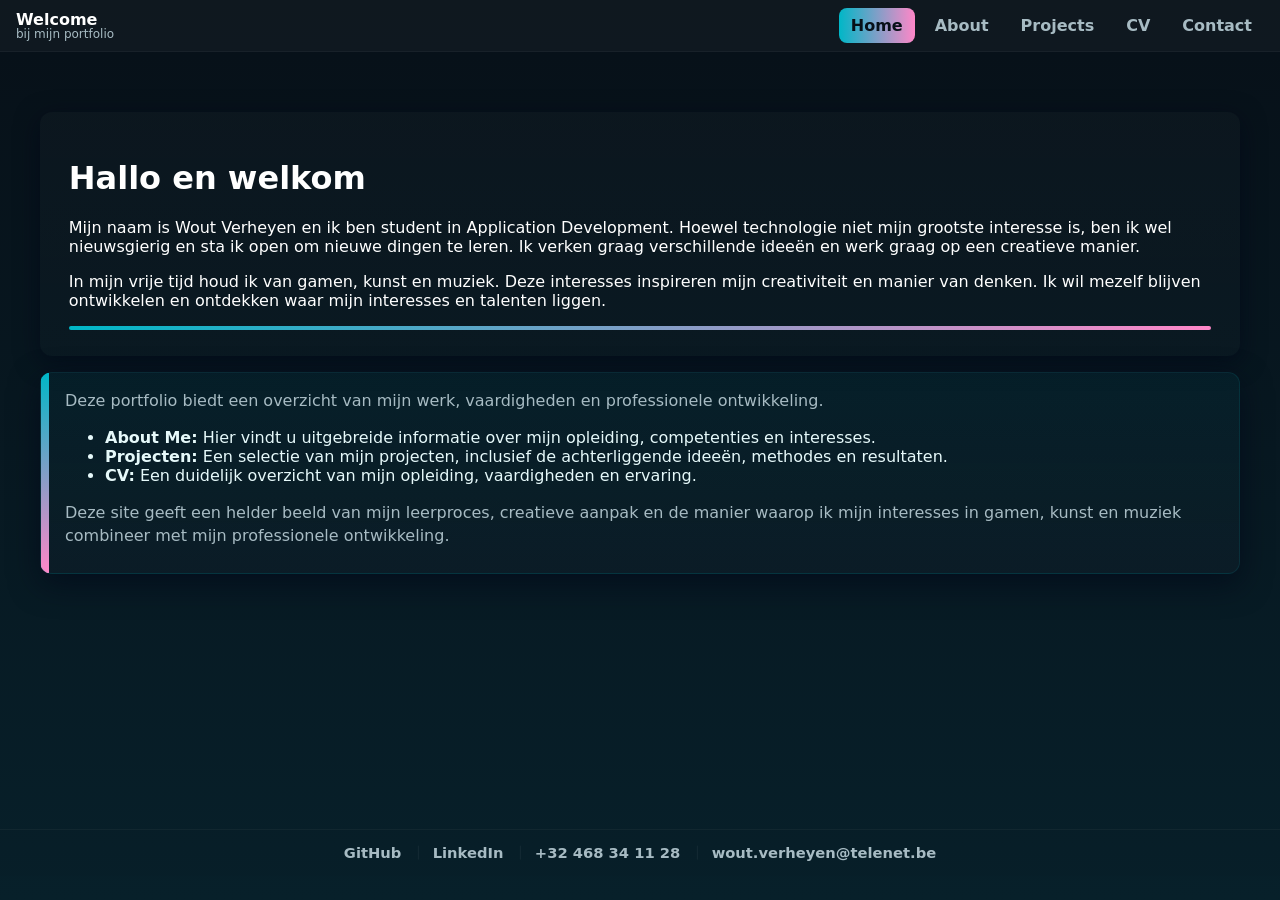
<file: index.html>
<!DOCTYPE html>
<html lang="nl">
<head>
    <meta charset="UTF-8">
    <meta name="viewport" content="width=device-width, initial-scale=1.0">
    <title>Home - Wout Verheyen</title>
    <link rel="stylesheet" href="css/style.css">
    <link rel="icon" type="image/x-icon" href="./img/favicon.ico">
</head>
<body>

<nav class="navbar">
    <div class="nav-left">
        <div class="brand-title">
            <span class="title">Welcome</span>
            <span class="subtitle">bij mijn portfolio</span>
        </div>
    </div>
    <button class="menu-toggle" aria-expanded="false" aria-controls="primary-navigation">☰</button>
    <div class="nav-links" id="primary-navigation">
        <a href="index.html" class="active">Home</a>
        <a href="about.html">About</a>
        <a href="projects.html">Projects</a>
        <a href="cv.html">CV</a>
        <a href="contact.html">Contact</a>
    </div>
</nav>

<main class="container">
    <div class="card">
        <h1>Hallo en welkom</h1>
        <p>
            Mijn naam is Wout Verheyen en ik ben student in Application Development. Hoewel technologie niet mijn grootste interesse is, ben ik wel nieuwsgierig en sta ik open om nieuwe dingen te leren. Ik verken graag verschillende ideeën en werk graag op een creatieve manier.
        </p>
        <p>
            In mijn vrije tijd houd ik van gamen, kunst en muziek. Deze interesses inspireren mijn creativiteit en manier van denken. Ik wil mezelf blijven ontwikkelen en ontdekken waar mijn interesses en talenten liggen.
        </p>

        <div class="accent"></div>
    </div>

    <!-- Intro details box -->
    <div class="intro-box intro-details">
        <p>Deze portfolio biedt een overzicht van mijn werk, vaardigheden en professionele ontwikkeling.</p>
        
        <ul class="intro-list">
            <li><strong>About Me:</strong> Hier vindt u uitgebreide informatie over mijn opleiding, competenties en interesses.</li>
            <li><strong>Projecten:</strong> Een selectie van mijn projecten, inclusief de achterliggende ideeën, methodes en resultaten.</li>
            <li><strong>CV:</strong> Een duidelijk overzicht van mijn opleiding, vaardigheden en ervaring.</li>
        </ul>

        <p>Deze site geeft een helder beeld van mijn leerproces, creatieve aanpak en de manier waarop ik mijn interesses in gamen, kunst en muziek combineer met mijn professionele ontwikkeling.</p>
    </div>
</main>

<!-- Site footer -->
<footer class="site-footer" role="contentinfo">
    <div class="container">
       
        <div class="contacts">
            <a href="https://github.com/woutverheyen" target="_blank" rel="noopener">GitHub</a>
            <a href="https://www.linkedin.com/in/wout-verheyen-525223332/?skipRedirect=true" target="_blank" rel="noopener">LinkedIn</a>
            <a href="tel:+32468341128">+32 468 34 11 28</a>
            <a href="mailto:wout.verheyen@telenet.be">wout.verheyen@telenet.be</a>
        </div>
        <div class="footer-right"></div>
    </div>
</footer>

<script src="js/main.js"></script>

</body>
</html>
</file>
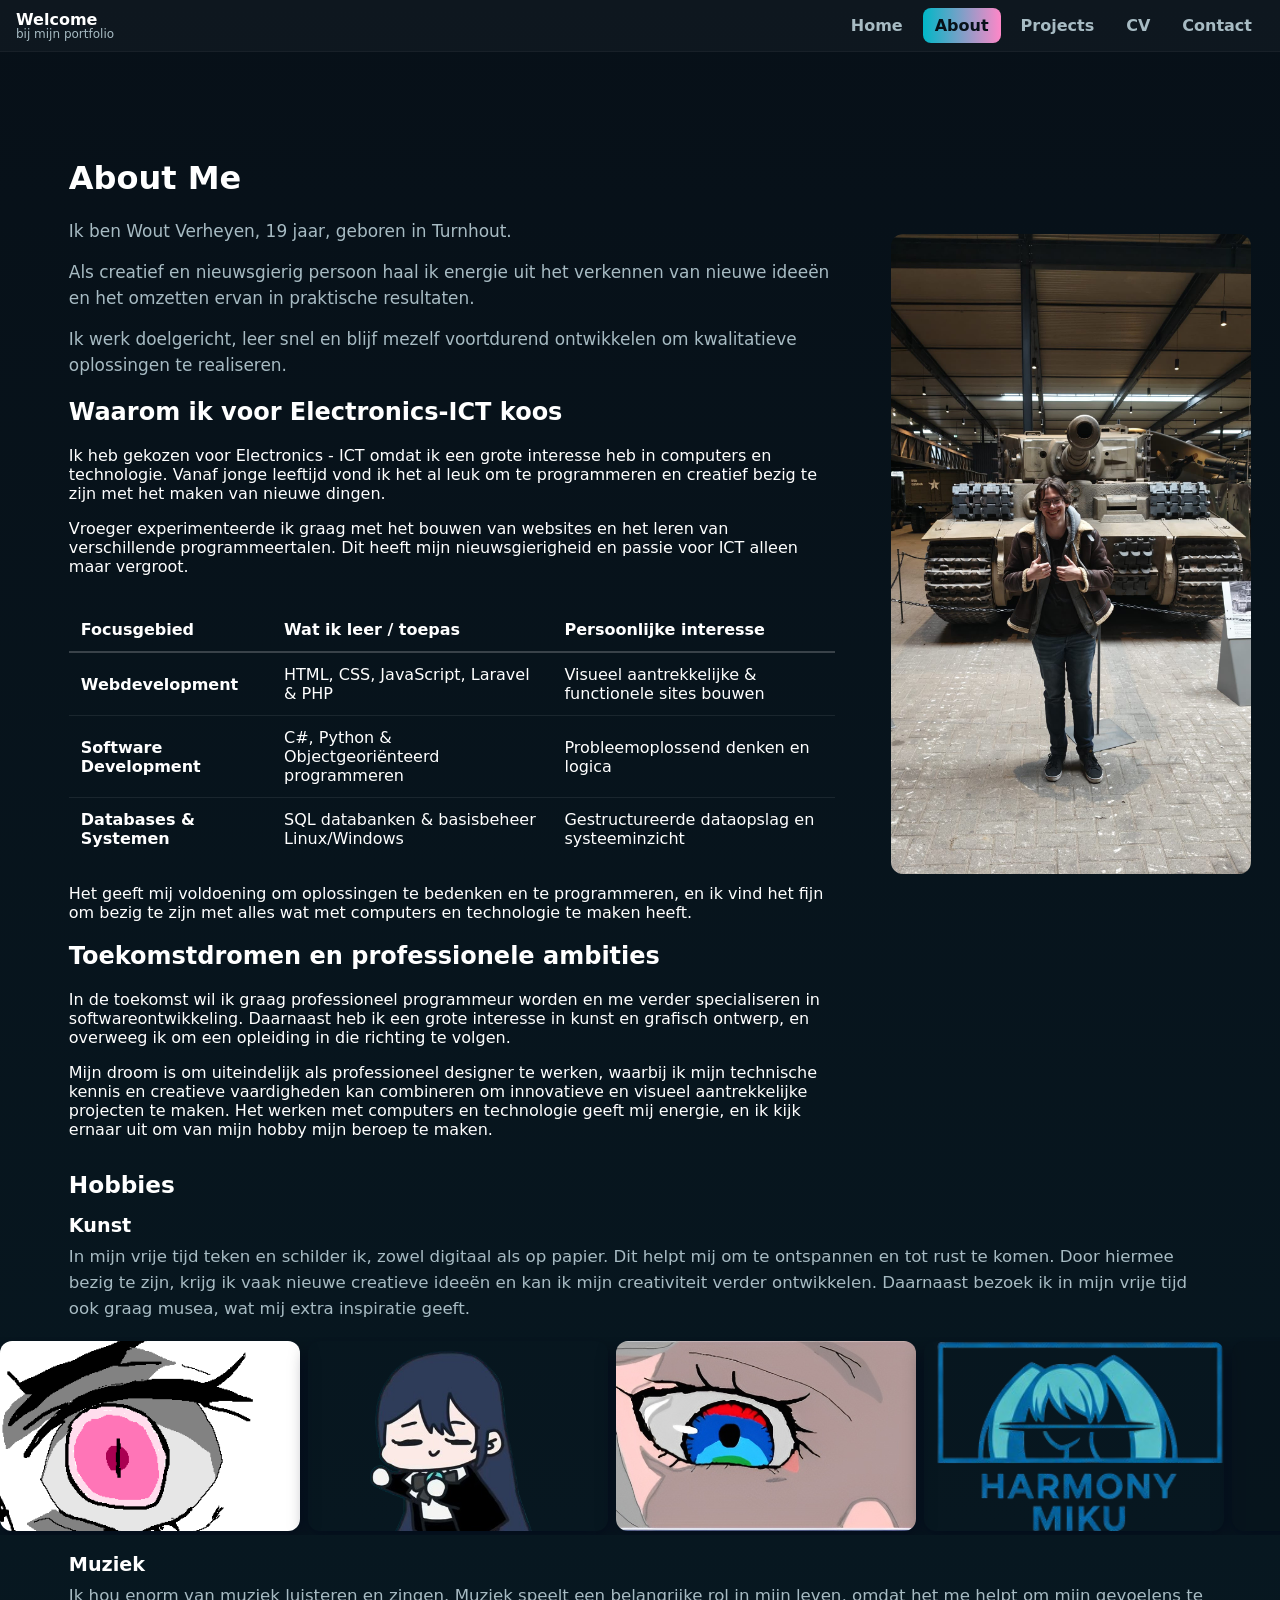
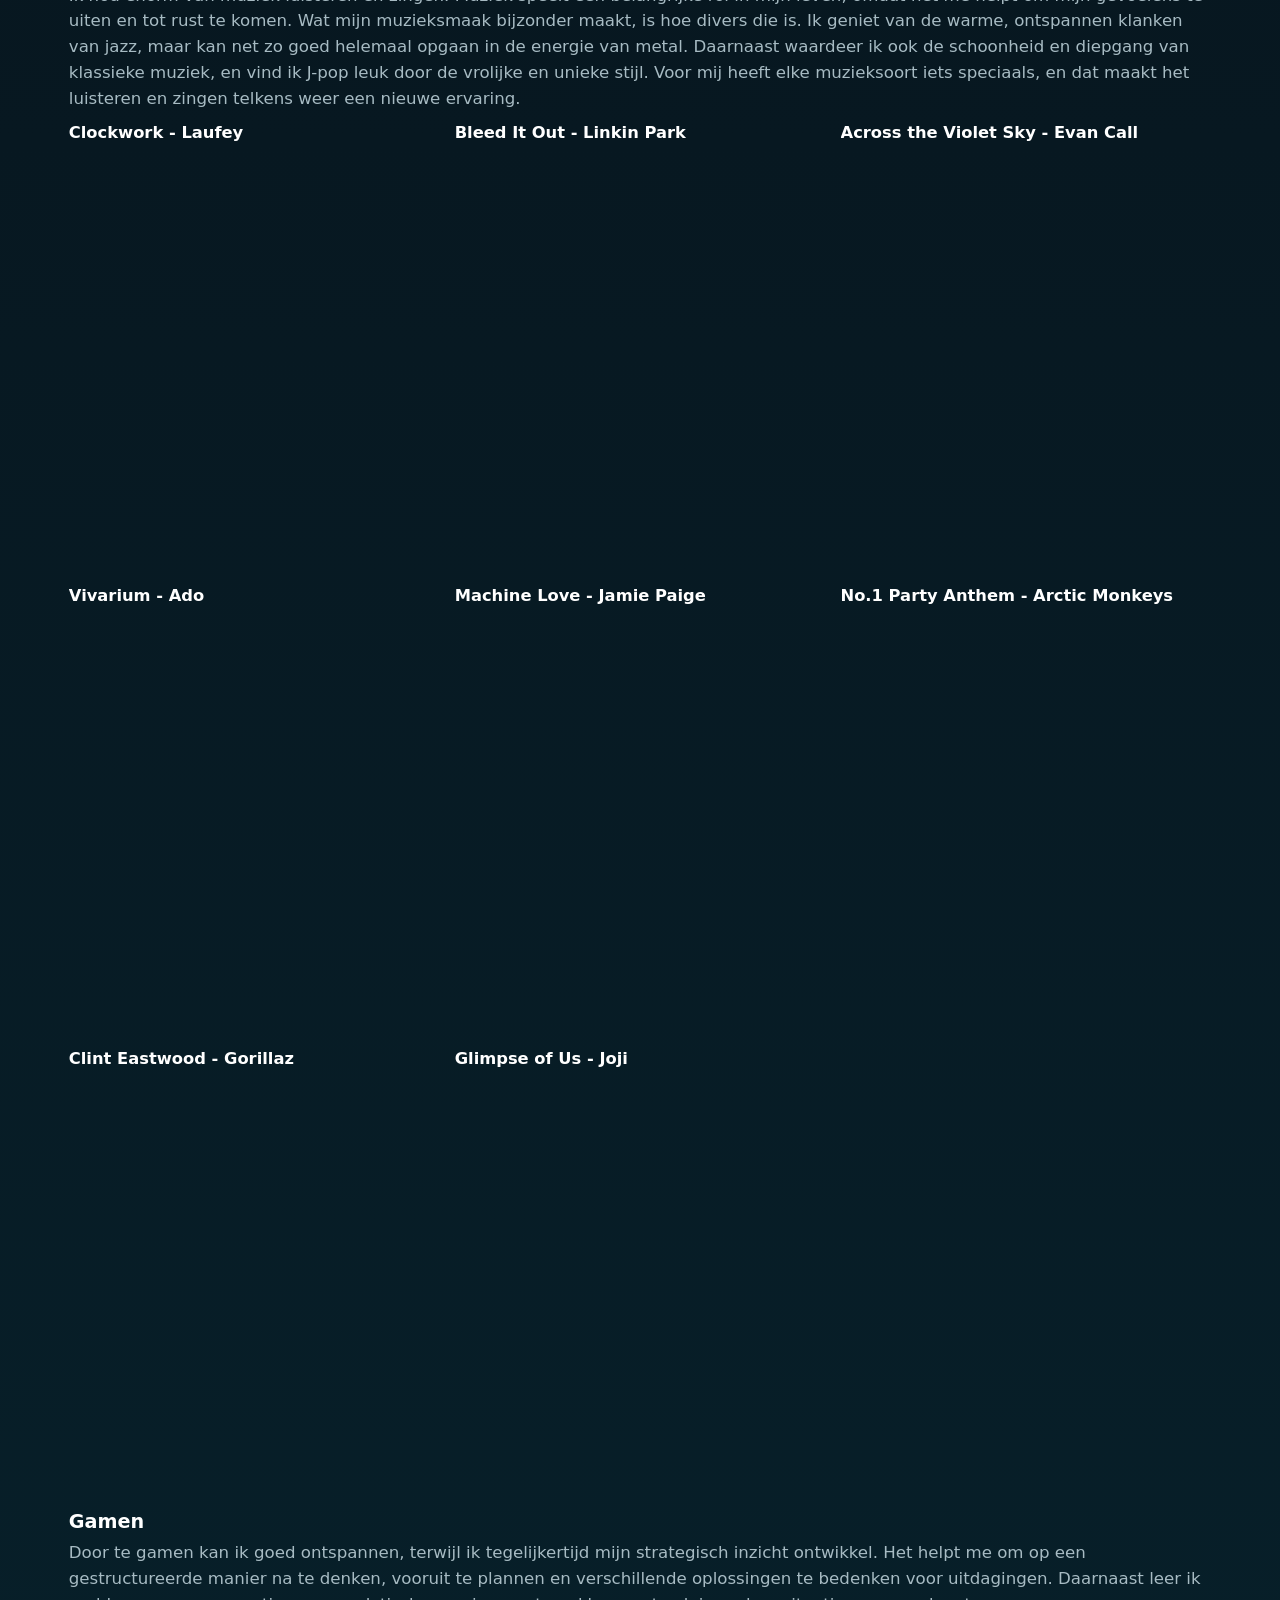
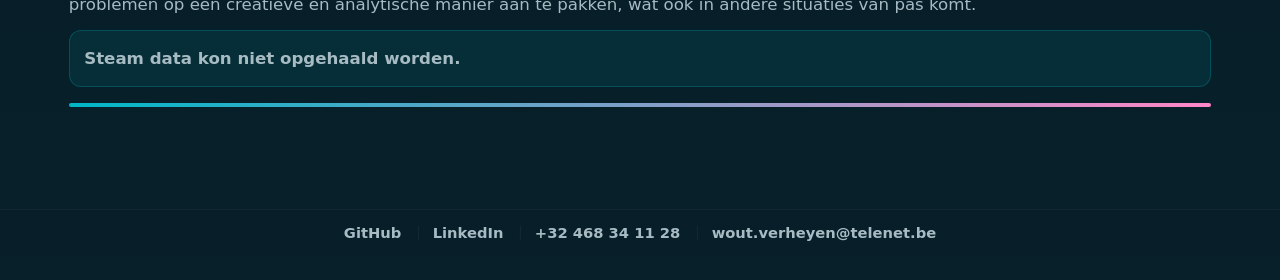
<file: about.html>
<!DOCTYPE html>
<html lang="nl">
<head>
    <meta charset="UTF-8">
    <meta name="viewport" content="width=device-width, initial-scale=1.0">
    <title>About Me - Wout Verheyen</title>
    <link rel="stylesheet" href="css/style.css">
    <link rel="icon" type="image/x-icon" href="img/favicon.ico">
</head>
<body class="about-page">

<nav class="navbar">
    <div class="nav-left">
        <div class="brand-title">
            <span class="title">Welcome</span>
            <span class="subtitle">bij mijn portfolio</span>
        </div>
    </div>
    <button class="menu-toggle" aria-expanded="false" aria-controls="primary-navigation">☰</button>
    <div class="nav-links" id="primary-navigation">
        <a href="index.html">Home</a>
        <a href="about.html" class="active">About</a>
        <a href="projects.html">Projects</a>
        <a href="cv.html">CV</a>
        <a href="contact.html">Contact</a>
    </div>
</nav>

<main class="container">
    <div class="card">
        <h1>About Me</h1>
        <div class="about-layout">
            <!-- Content column -->
            <div class="about-content">
                <div class="about-text">
                    <p>Ik ben Wout Verheyen, 19 jaar, geboren in Turnhout.</p>
                    <p>Als creatief en nieuwsgierig persoon haal ik energie uit het verkennen van nieuwe ideeën en het omzetten ervan in praktische resultaten.</p>
                    <p>Ik werk doelgericht, leer snel en blijf mezelf voortdurend ontwikkelen om kwalitatieve oplossingen te realiseren.</p>
                </div>

                <section class="decision-section" aria-labelledby="decision-title">
                    <h2 id="decision-title">Waarom ik voor Electronics-ICT koos</h2>
                    <p>
                        Ik heb gekozen voor Electronics - ICT omdat ik een grote interesse heb in computers en technologie.
                        Vanaf jonge leeftijd vond ik het al leuk om te programmeren en creatief bezig te zijn met het maken van nieuwe dingen.
                    </p>
                    <p>
                        Vroeger experimenteerde ik graag met het bouwen van websites en het leren van verschillende programmeertalen. Dit heeft mijn nieuwsgierigheid en passie voor ICT alleen maar vergroot.
                    </p>

                    <!-- Toegevoegde tabel -->
                    <div class="table-container" style="overflow-x: auto; margin: 1.5rem 0;">
                        <table class="about-skills-table" style="width: 100%; border-collapse: collapse; margin-top: 0.5rem;">
                            <thead>
                                <tr style="border-bottom: 2px solid rgba(255, 255, 255, 0.2); text-align: left;">
                                    <th style="padding: 0.75rem;">Focusgebied</th>
                                    <th style="padding: 0.75rem;">Wat ik leer / toepas</th>
                                    <th style="padding: 0.75rem;">Persoonlijke interesse</th>
                                </tr>
                            </thead>
                            <tbody>
                                <tr style="border-bottom: 1px solid rgba(255, 255, 255, 0.08);">
                                    <td style="padding: 0.75rem;"><strong>Webdevelopment</strong></td>
                                    <td style="padding: 0.75rem;">HTML, CSS, JavaScript, Laravel & PHP</td>
                                    <td style="padding: 0.75rem;">Visueel aantrekkelijke & functionele sites bouwen</td>
                                </tr>
                                <tr style="border-bottom: 1px solid rgba(255, 255, 255, 0.08);">
                                    <td style="padding: 0.75rem;"><strong>Software Development</strong></td>
                                    <td style="padding: 0.75rem;">C#, Python & Objectgeoriënteerd programmeren</td>
                                    <td style="padding: 0.75rem;">Probleemoplossend denken en logica</td>
                                </tr>
                                <tr>
                                    <td style="padding: 0.75rem;"><strong>Databases & Systemen</strong></td>
                                    <td style="padding: 0.75rem;">SQL databanken & basisbeheer Linux/Windows</td>
                                    <td style="padding: 0.75rem;">Gestructureerde dataopslag en systeeminzicht</td>
                                </tr>
                            </tbody>
                        </table>
                    </div>

                    <p>
                        Het geeft mij voldoening om oplossingen te bedenken en te programmeren, en ik vind het fijn om bezig te zijn met alles wat met computers en technologie te maken heeft.
                    </p>
                </section>

                <section class="future-section" aria-labelledby="future-title">
                    <h2 id="future-title">Toekomstdromen en professionele ambities</h2>
                    <p>
                        In de toekomst wil ik graag professioneel programmeur worden en me verder specialiseren in softwareontwikkeling. Daarnaast heb ik een grote interesse in kunst en grafisch ontwerp, en overweeg ik om een opleiding in die richting te volgen.
                    </p>
                    <p>
                        Mijn droom is om uiteindelijk als professioneel designer te werken, waarbij ik mijn technische kennis en creatieve vaardigheden kan combineren om innovatieve en visueel aantrekkelijke projecten te maken. Het werken met computers en technologie geeft mij energie, en ik kijk ernaar uit om van mijn hobby mijn beroep te maken.
                    </p>
                </section>
            </div>

            <!-- Photo column -->
            <figure class="photo-placeholder">
                <img src="img/me.jpeg" alt="Foto van Wout Verheyen" class="profile-photo">
            </figure>
        </div>

        <section class="hobbies-section" aria-labelledby="hobbies-title">
            <h2 id="hobbies-title">Hobbies</h2>

            <article class="hobby-block" aria-labelledby="kunst-title">
                <h3 id="kunst-title">Kunst</h3>
                <p>In mijn vrije tijd teken en schilder ik, zowel digitaal als op papier. Dit helpt mij om te ontspannen en tot rust te komen. Door hiermee bezig te zijn, krijg ik vaak nieuwe creatieve ideeën en kan ik mijn creativiteit verder ontwikkelen. Daarnaast bezoek ik in mijn vrije tijd ook graag musea, wat mij extra inspiratie geeft.</p>
                <div class="art-belt">
                    <div class="art-track">
                        <img src="img/Naamloos%20-%20kopie.png" alt="Kunstwerk">
                        <img src="img/VQ0RfF6xuluPLM3v-removebg-preview%20(1)%20-%20kopie.png" alt="Kunst illustratie">
                        <img src="img/image%20-%20kopie.png" alt="Creatieve inspiratie">
                        <img src="img/medium_miku-removebg-preview.png" alt="Digitale kunst inspiratie">
                        <img src="img/IMG20260405203320.jpg" alt="Kunst inspiratie" class="art-track-last">
                    </div>
                </div>
            </article>

            <article class="hobby-block" aria-labelledby="muziek-title">
                <h3 id="muziek-title">Muziek</h3>
                <p>
                    Ik hou enorm van muziek luisteren en zingen. Muziek speelt een belangrijke rol in mijn leven, omdat het me helpt om mijn gevoelens te uiten en tot rust te komen. Wat mijn muzieksmaak bijzonder maakt, is hoe divers die is. Ik geniet van de warme, ontspannen klanken van jazz, maar kan net zo goed helemaal opgaan in de energie van metal. Daarnaast waardeer ik ook de schoonheid en diepgang van klassieke muziek, en vind ik J-pop leuk door de vrolijke en unieke stijl. Voor mij heeft elke muzieksoort iets speciaals, en dat maakt het luisteren en zingen telkens weer een nieuwe ervaring.
                </p>

                <div class="music-vibe">
                    <div class="spotify-grid">
                        <div class="song-card">
                            <span class="song-label">Clockwork - Laufey</span>
                            <iframe class="song-embed" style="border-radius:12px; width:100%; border:none;" src="https://open.spotify.com/embed/track/1zOXs9kBDCGVYZXbxCR3eu?utm_source=generator" height="352" allowfullscreen="" allow="autoplay; clipboard-write; encrypted-media; fullscreen; picture-in-picture" loading="lazy"></iframe>
                        </div>
                        <div class="song-card">
                            <span class="song-label">Bleed It Out - Linkin Park</span>
                            <iframe class="song-embed" style="border-radius:12px; width:100%; border:none;" src="https://open.spotify.com/embed/track/0UFDKFqW2oGspYeYqo9wjA?utm_source=generator" height="352" allowfullscreen="" allow="autoplay; clipboard-write; encrypted-media; fullscreen; picture-in-picture" loading="lazy"></iframe>
                        </div>
                        <div class="song-card">
                            <span class="song-label">Across the Violet Sky - Evan Call</span>
                            <iframe class="song-embed" style="border-radius:12px; width:100%; border:none;" src="https://open.spotify.com/embed/track/6lcXzgFhKSaeFrdFSP9x56?utm_source=generator" height="352" allowfullscreen="" allow="autoplay; clipboard-write; encrypted-media; fullscreen; picture-in-picture" loading="lazy"></iframe>
                        </div>
                        <div class="song-card">
                            <span class="song-label">Vivarium - Ado</span>
                            <iframe class="song-embed" style="border-radius:12px; width:100%; border:none;" src="https://open.spotify.com/embed/track/0HKYeAArIodGWKWwaQieJL?utm_source=generator" height="352" allowfullscreen="" allow="autoplay; clipboard-write; encrypted-media; fullscreen; picture-in-picture" loading="lazy"></iframe>
                        </div>
                        <div class="song-card">
                            <span class="song-label">Machine Love - Jamie Paige</span>
                            <iframe class="song-embed" style="border-radius:12px; width:100%; border:none;" src="https://open.spotify.com/embed/track/1H2pPtoPS8kNlqCN7HfT6g?utm_source=generator" height="352" allowfullscreen="" allow="autoplay; clipboard-write; encrypted-media; fullscreen; picture-in-picture" loading="lazy"></iframe>
                        </div>
                        <div class="song-card">
                            <span class="song-label">No.1 Party Anthem - Arctic Monkeys</span>
                            <iframe class="song-embed" style="border-radius:12px; width:100%; border:none;" src="https://open.spotify.com/embed/track/5TTGoX70AFrTvuEtqHK37S?utm_source=generator" height="352" allowfullscreen="" allow="autoplay; clipboard-write; encrypted-media; fullscreen; picture-in-picture" loading="lazy"></iframe>
                        </div>
                        <div class="song-card">
                            <span class="song-label">Clint Eastwood - Gorillaz</span>
                            <iframe class="song-embed" style="border-radius:12px; width:100%; border:none;" src="https://open.spotify.com/embed/track/1RKUoGiLEbcXN4GY4spQDx?utm_source=generator" height="352" allowfullscreen="" allow="autoplay; clipboard-write; encrypted-media; fullscreen; picture-in-picture" loading="lazy"></iframe>
                        </div>
                        <div class="song-card">
                            <span class="song-label">Glimpse of Us - Joji</span>
                            <iframe class="song-embed" style="border-radius:12px; width:100%; border:none;" src="https://open.spotify.com/embed/track/3aBGKDiAAvH2H7HLOyQ4US?utm_source=generator" height="352" allowfullscreen="" allow="autoplay; clipboard-write; encrypted-media; fullscreen; picture-in-picture" loading="lazy"></iframe>
                        </div>
                    </div>
                </div>
            </article>

            <article class="hobby-block" aria-labelledby="gamen-title">
                <h3 id="gamen-title">Gamen</h3>
                <p>Door te gamen kan ik goed ontspannen, terwijl ik tegelijkertijd mijn strategisch inzicht ontwikkel. Het helpt me om op een gestructureerde manier na te denken, vooruit te plannen en verschillende oplossingen te bedenken voor uitdagingen. Daarnaast leer ik problemen op een creatieve en analytische manier aan te pakken, wat ook in andere situaties van pas komt.</p>
                <div class="steam-panel">
                    <p id="steam-status" class="steam-status">Steam games laden...</p>
                    <ul id="games" class="steam-games"></ul>
                </div>
            </article>
        </section>

        <div class="accent"></div>
    </div>
</main>

<footer class="site-footer">
    <div class="container">
        
        <div class="contacts">
            <a href="https://github.com/woutverheyen" target="_blank" rel="noopener">GitHub</a>
            <a href="https://www.linkedin.com/in/wout-verheyen-525223332/?skipRedirect=true" target="_blank" rel="noopener">LinkedIn</a>
            <a href="tel:+32468341128">+32 468 34 11 28</a>
            <a href="mailto:wout.verheyen@telenet.be">wout.verheyen@telenet.be</a>
        </div>
        <div class="footer-right"></div>
    </div>
</footer>

<script src="js/main.js"></script>

</body>
</html>
</file>
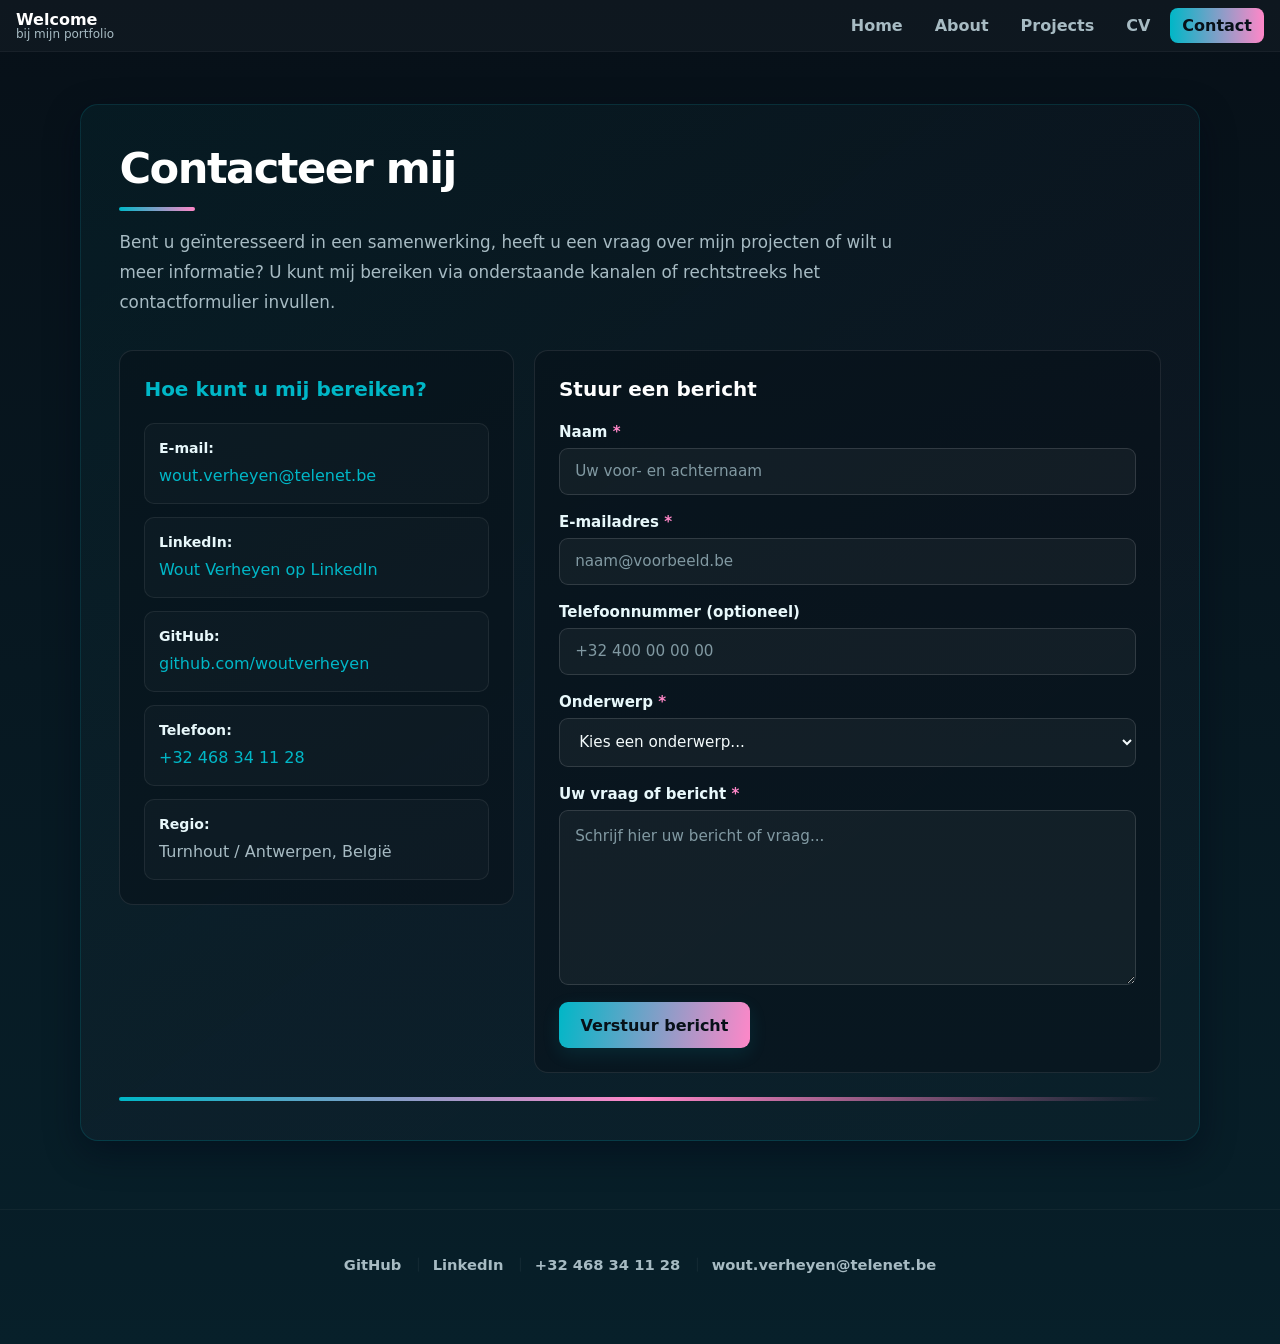
<file: contact.html>
<!DOCTYPE html>
<html lang="nl">
<head>
    <meta charset="UTF-8">
    <meta name="viewport" content="width=device-width, initial-scale=1.0">
    <title>Contact - Wout Verheyen</title>
    <link rel="stylesheet" href="css/style.css">
    <link rel="icon" type="image/x-icon" href="./img/favicon.ico">
</head>
<body class="contact-page">

<nav class="navbar">
    <div class="nav-left">
        <div class="brand-title">
            <span class="title">Welcome</span>
            <span class="subtitle">bij mijn portfolio</span>
        </div>
    </div>
    <button class="menu-toggle" aria-expanded="false" aria-controls="primary-navigation">☰</button>
    <div class="nav-links" id="primary-navigation">
        <a href="index.html">Home</a>
        <a href="about.html">About</a>
        <a href="projects.html">Projects</a>
        <a href="cv.html">CV</a>
        <a href="contact.html" class="active">Contact</a>
    </div>
</nav>

<main class="container">
    <div class="card">
        <h1>Contacteer mij</h1>
        <p class="contact-intro">
            Bent u geïnteresseerd in een samenwerking, heeft u een vraag over mijn projecten of wilt u meer informatie? U kunt mij bereiken via onderstaande kanalen of rechtstreeks het contactformulier invullen.
        </p>

        <div class="contact-layout">
            <!-- Contactopties -->
            <section class="contact-info" aria-labelledby="contact-info-title">
                <h2 id="contact-info-title">Hoe kunt u mij bereiken?</h2>
                <ul class="contact-methods-list">
                    <li>
                        <strong>E-mail:</strong>
                        <a href="mailto:wout.verheyen@telenet.be">wout.verheyen@telenet.be</a>
                    </li>
                    <li>
                        <strong>LinkedIn:</strong>
                        <a href="https://www.linkedin.com/in/wout-verheyen-525223332/?skipRedirect=true" target="_blank" rel="noopener">Wout Verheyen op LinkedIn</a>
                    </li>
                    <li>
                        <strong>GitHub:</strong>
                        <a href="https://github.com/woutverheyen" target="_blank" rel="noopener">github.com/woutverheyen</a>
                    </li>
                    <li>
                        <strong>Telefoon:</strong>
                        <a href="tel:+32468341128">+32 468 34 11 28</a>
                    </li>
                    <li>
                        <strong>Regio:</strong> Turnhout / Antwerpen, België
                    </li>
                </ul>
            </section>

            <!-- Contactformulier -->
            <section class="contact-form-section" aria-labelledby="form-title">
                <h2 id="form-title">Stuur een bericht</h2>
                <form action="#" method="post" class="contact-form">
                    
                    <div class="form-group">
                        <label for="name">Naam <span class="required">*</span></label>
                        <input 
                            type="text" 
                            id="name" 
                            name="name" 
                            placeholder="Uw voor- en achternaam" 
                            required 
                            autocomplete="name">
                    </div>

                    <div class="form-group">
                        <label for="email">E-mailadres <span class="required">*</span></label>
                        <input 
                            type="email" 
                            id="email" 
                            name="email" 
                            placeholder="naam@voorbeeld.be" 
                            required 
                            autocomplete="email">
                    </div>

                    <div class="form-group">
                        <label for="phone">Telefoonnummer (optioneel)</label>
                        <input 
                            type="tel" 
                            id="phone" 
                            name="phone" 
                            placeholder="+32 400 00 00 00" 
                            autocomplete="tel">
                    </div>

                    <div class="form-group">
                        <label for="subject">Onderwerp <span class="required">*</span></label>
                        <select id="subject" name="subject" required>
                            <option value="" disabled selected>Kies een onderwerp...</option>
                            <option value="job">Jobaanbod / Stage</option>
                            <option value="freelance">Samenwerking / Project</option>
                            <option value="question">Algemene vraag</option>
                            <option value="other">Ander onderwerp</option>
                        </select>
                    </div>

                    <div class="form-group">
                        <label for="message">Uw vraag of bericht <span class="required">*</span></label>
                        <textarea 
                            id="message" 
                            name="message" 
                            rows="6" 
                            placeholder="Schrijf hier uw bericht of vraag..." 
                            required></textarea>
                    </div>

                    <button type="submit" class="submit-button">Verstuur bericht</button>

                </form>
            </section>
        </div>

        <div class="accent"></div>
    </div>
</main>

<!-- Site footer -->
<footer class="site-footer" role="contentinfo">
    <div class="container">
       
        <div class="contacts">
            <a href="https://github.com/woutverheyen" target="_blank" rel="noopener">GitHub</a>
            <a href="https://www.linkedin.com/in/wout-verheyen-525223332/?skipRedirect=true" target="_blank" rel="noopener">LinkedIn</a>
            <a href="tel:+32468341128">+32 468 34 11 28</a>
            <a href="mailto:wout.verheyen@telenet.be">wout.verheyen@telenet.be</a>
        </div>
        <div class="footer-right"></div>
    </div>
</footer>

<script src="js/main.js"></script>

</body>
</html>
</file>
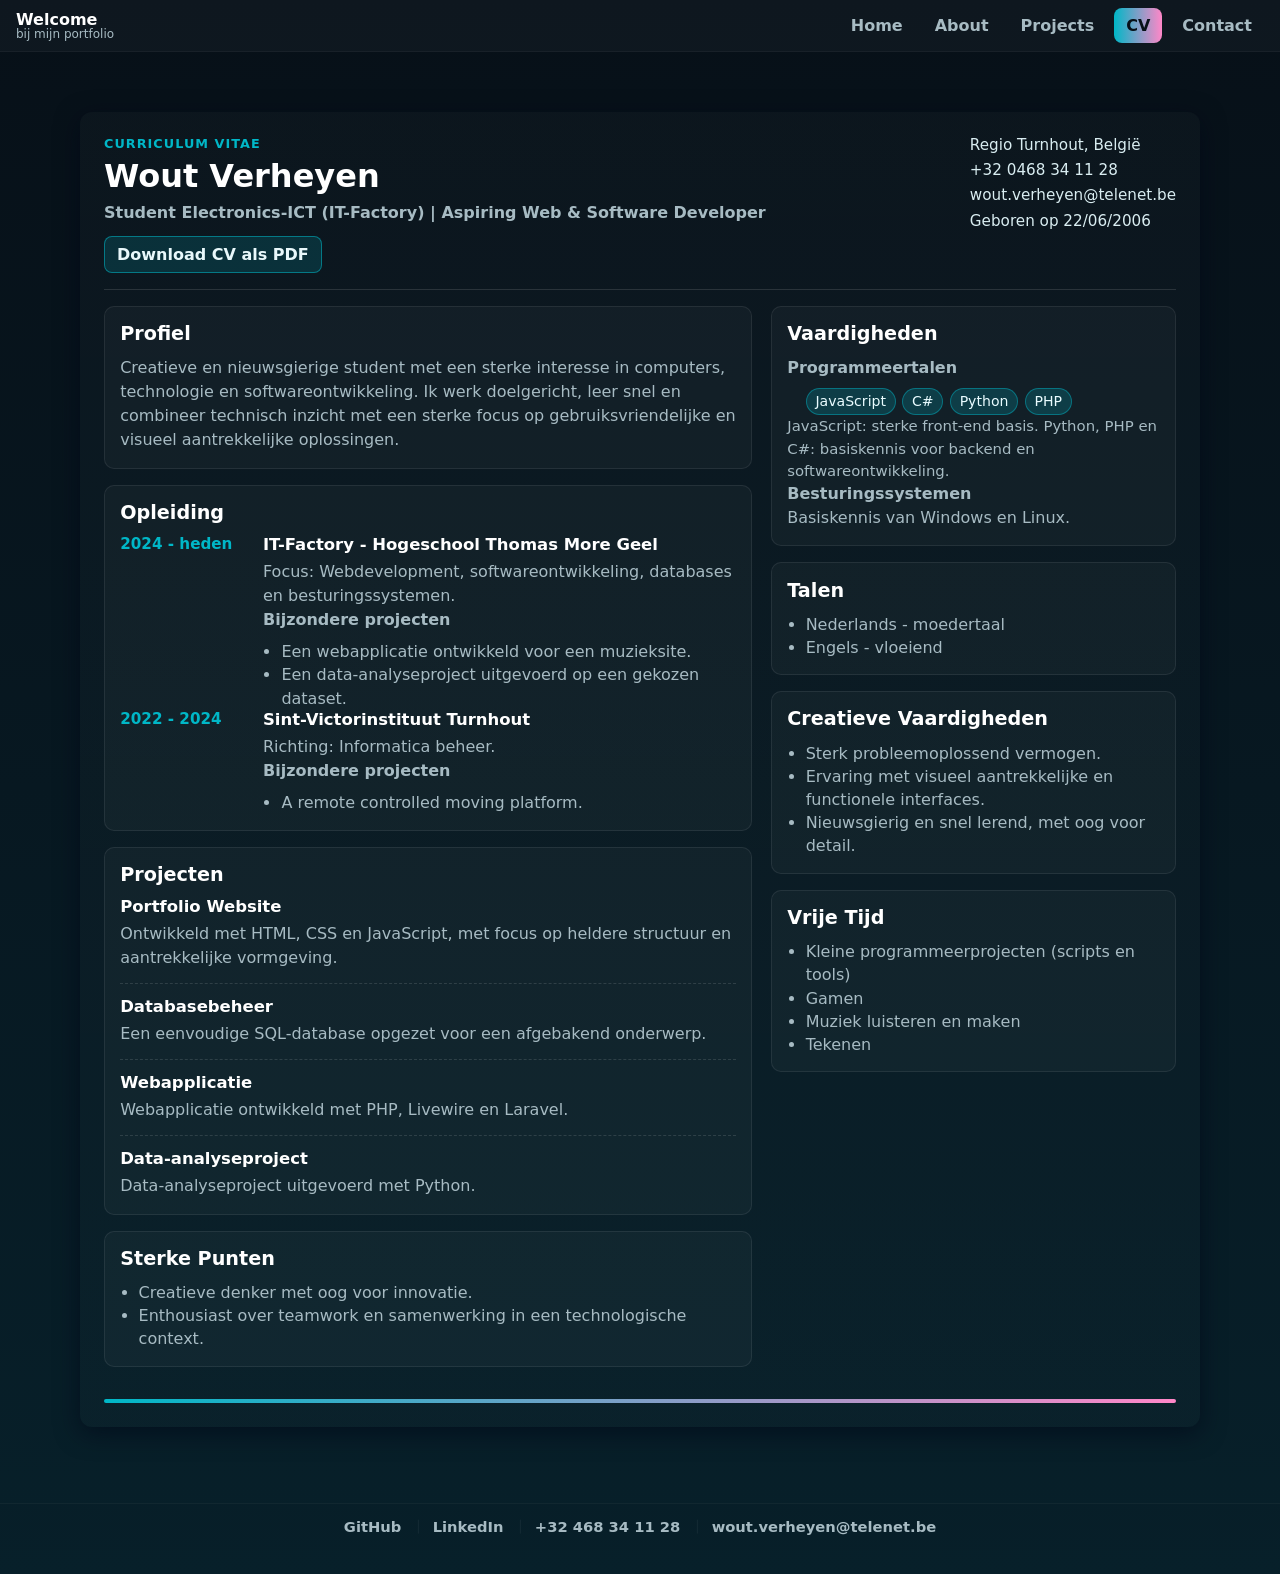
<file: cv.html>
<!DOCTYPE html>
<html lang="nl">
<head>
    <meta charset="UTF-8">
    <meta name="viewport" content="width=device-width, initial-scale=1.0">
    <title>CV - Wout Verheyen</title>
    <link rel="stylesheet" href="css/style.css">
    <link rel="icon" type="image/x-icon" href="./img/favicon.ico">
</head>
<body class="cv-page">

<nav class="navbar">
    <div class="nav-left">
        <div class="brand-title">
            <span class="title">Welcome</span>
            <span class="subtitle">bij mijn portfolio</span>
        </div>
    </div>
    <button class="menu-toggle" aria-expanded="false" aria-controls="primary-navigation">☰</button>
    <div class="nav-links" id="primary-navigation">
        <a href="index.html">Home</a>
        <a href="about.html">About</a>
        <a href="projects.html">Projects</a>
        <a href="cv.html" class="active">CV</a>
        <a href="contact.html">Contact</a>
    </div>
</nav>

<main class="container">
    <article class="card cv-card" aria-label="Curriculum Vitae van Wout Verheyen">
        <header class="cv-header">
            <div>
                <p class="cv-kicker">Curriculum Vitae</p>
                <h1>Wout Verheyen</h1>
                <p class="cv-role">Student Electronics-ICT (IT-Factory) | Aspiring Web & Software Developer</p>
                
                <div class="cv-actions">
                    <a id="download-cv-link" class="cv-download-link" href="#" download>
                        Download CV als PDF
                    </a>
                </div>
            </div>
            
            <ul class="cv-contact-list" aria-label="Contactgegevens">
                <li>Regio Turnhout, België</li>
                <li>+32 0468 34 11 28</li>
                <li>wout.verheyen@telenet.be</li>
                <li>Geboren op 22/06/2006</li>
            </ul>
        </header>

        <div class="cv-grid">
            <section class="cv-main-column" aria-label="CV hoofdinhoud">
                <section class="cv-section" aria-labelledby="profiel-title">
                    <h2 id="profiel-title">Profiel</h2>
                    <p>
                        Creatieve en nieuwsgierige student met een sterke interesse in computers, technologie en
                        softwareontwikkeling. Ik werk doelgericht, leer snel en combineer technisch inzicht met een
                        sterke focus op gebruiksvriendelijke en visueel aantrekkelijke oplossingen.
                    </p>
                </section>

                <section class="cv-section" aria-labelledby="opleiding-title">
                    <h2 id="opleiding-title">Opleiding</h2>
                    <article class="cv-timeline-item">
                        <div class="cv-period">2024 - heden</div>
                        <div>
                            <h3>IT-Factory - Hogeschool Thomas More Geel</h3>
                            <p class="cv-focus">Focus: Webdevelopment, softwareontwikkeling, databases en besturingssystemen.</p>
                            <p class="cv-subtitle">Bijzondere projecten</p>
                            <ul>
                                <li>Een webapplicatie ontwikkeld voor een muzieksite.</li>
                                <li>Een data-analyseproject uitgevoerd op een gekozen dataset.</li>
                            </ul>
                        </div>
                    </article>
                    <article class="cv-timeline-item">
                        <div class="cv-period">2022 - 2024</div>
                        <div>
                            <h3>Sint-Victorinstituut Turnhout</h3>
                            <p class="cv-focus">Richting: Informatica beheer.</p>
                            <p class="cv-subtitle">Bijzondere projecten</p>
                            <ul>
                                <li>A remote controlled moving platform.</li>
                            </ul>
                        </div>
                    </article>
                </section>

                <section class="cv-section" aria-labelledby="projecten-title">
                    <h2 id="projecten-title">Projecten</h2>
                    <article class="cv-project-item">
                        <h3>Portfolio Website</h3>
                        <p>Ontwikkeld met HTML, CSS en JavaScript, met focus op heldere structuur en aantrekkelijke vormgeving.</p>
                    </article>
                    <article class="cv-project-item">
                        <h3>Databasebeheer</h3>
                        <p>Een eenvoudige SQL-database opgezet voor een afgebakend onderwerp.</p>
                    </article>
                    <article class="cv-project-item">
                        <h3>Webapplicatie</h3>
                        <p>Webapplicatie ontwikkeld met PHP, Livewire en Laravel.</p>
                    </article>
                    <article class="cv-project-item">
                        <h3>Data-analyseproject</h3>
                        <p>Data-analyseproject uitgevoerd met Python.</p>
                    </article>
                </section>

                <section class="cv-section" aria-labelledby="sterke-punten-title">
                    <h2 id="sterke-punten-title">Sterke Punten</h2>
                    <ul>
                        <li>Creatieve denker met oog voor innovatie.</li>
                        <li>Enthousiast over teamwork en samenwerking in een technologische context.</li>
                    </ul>
                </section>
            </section>

            <aside class="cv-side-column" aria-label="Vaardigheden en extra info">
                <section class="cv-section" aria-labelledby="vaardigheden-title">
                    <h2 id="vaardigheden-title">Vaardigheden</h2>
                    <p class="cv-subtitle">Programmeertalen</p>
                    <ul class="cv-tag-list">
                        <li>JavaScript</li>
                        <li>C#</li>
                        <li>Python</li>
                        <li>PHP</li>
                    </ul>
                    <p class="cv-small-note">JavaScript: sterke front-end basis. Python, PHP en C#: basiskennis voor backend en softwareontwikkeling.</p>

                    <p class="cv-subtitle">Besturingssystemen</p>
                    <p>Basiskennis van Windows en Linux.</p>
                </section>

                <section class="cv-section" aria-labelledby="talen-title">
                    <h2 id="talen-title">Talen</h2>
                    <ul class="cv-plain-list">
                        <li>Nederlands - moedertaal</li>
                        <li>Engels - vloeiend</li>
                    </ul>
                </section>

                <section class="cv-section" aria-labelledby="creatief-title">
                    <h2 id="creatief-title">Creatieve Vaardigheden</h2>
                    <ul>
                        <li>Sterk probleemoplossend vermogen.</li>
                        <li>Ervaring met visueel aantrekkelijke en functionele interfaces.</li>
                        <li>Nieuwsgierig en snel lerend, met oog voor detail.</li>
                    </ul>
                </section>

                <section class="cv-section" aria-labelledby="vrije-tijd-title">
                    <h2 id="vrije-tijd-title">Vrije Tijd</h2>
                    <ul class="cv-plain-list">
                        <li>Kleine programmeerprojecten (scripts en tools)</li>
                        <li>Gamen</li>
                        <li>Muziek luisteren en maken</li>
                        <li>Tekenen</li>
                    </ul>
                </section>
            </aside>
        </div>

        <div class="accent"></div>
    </article>
</main>
<footer class="site-footer" role="contentinfo">
    <div class="container">
       
        <div class="contacts">
            <a href="https://github.com/woutverheyen" target="_blank" rel="noopener">GitHub</a>
            <a href="https://www.linkedin.com/in/wout-verheyen-525223332/?skipRedirect=true" target="_blank" rel="noopener">LinkedIn</a>
            <a href="tel:+32468341128">+32 468 34 11 28</a>
            <a href="mailto:wout.verheyen@telenet.be">wout.verheyen@telenet.be</a>
        </div>
        <div class="footer-right"></div>
    </div>
</footer>

<script src="js/main.js"></script>

</body>
</html>
</file>
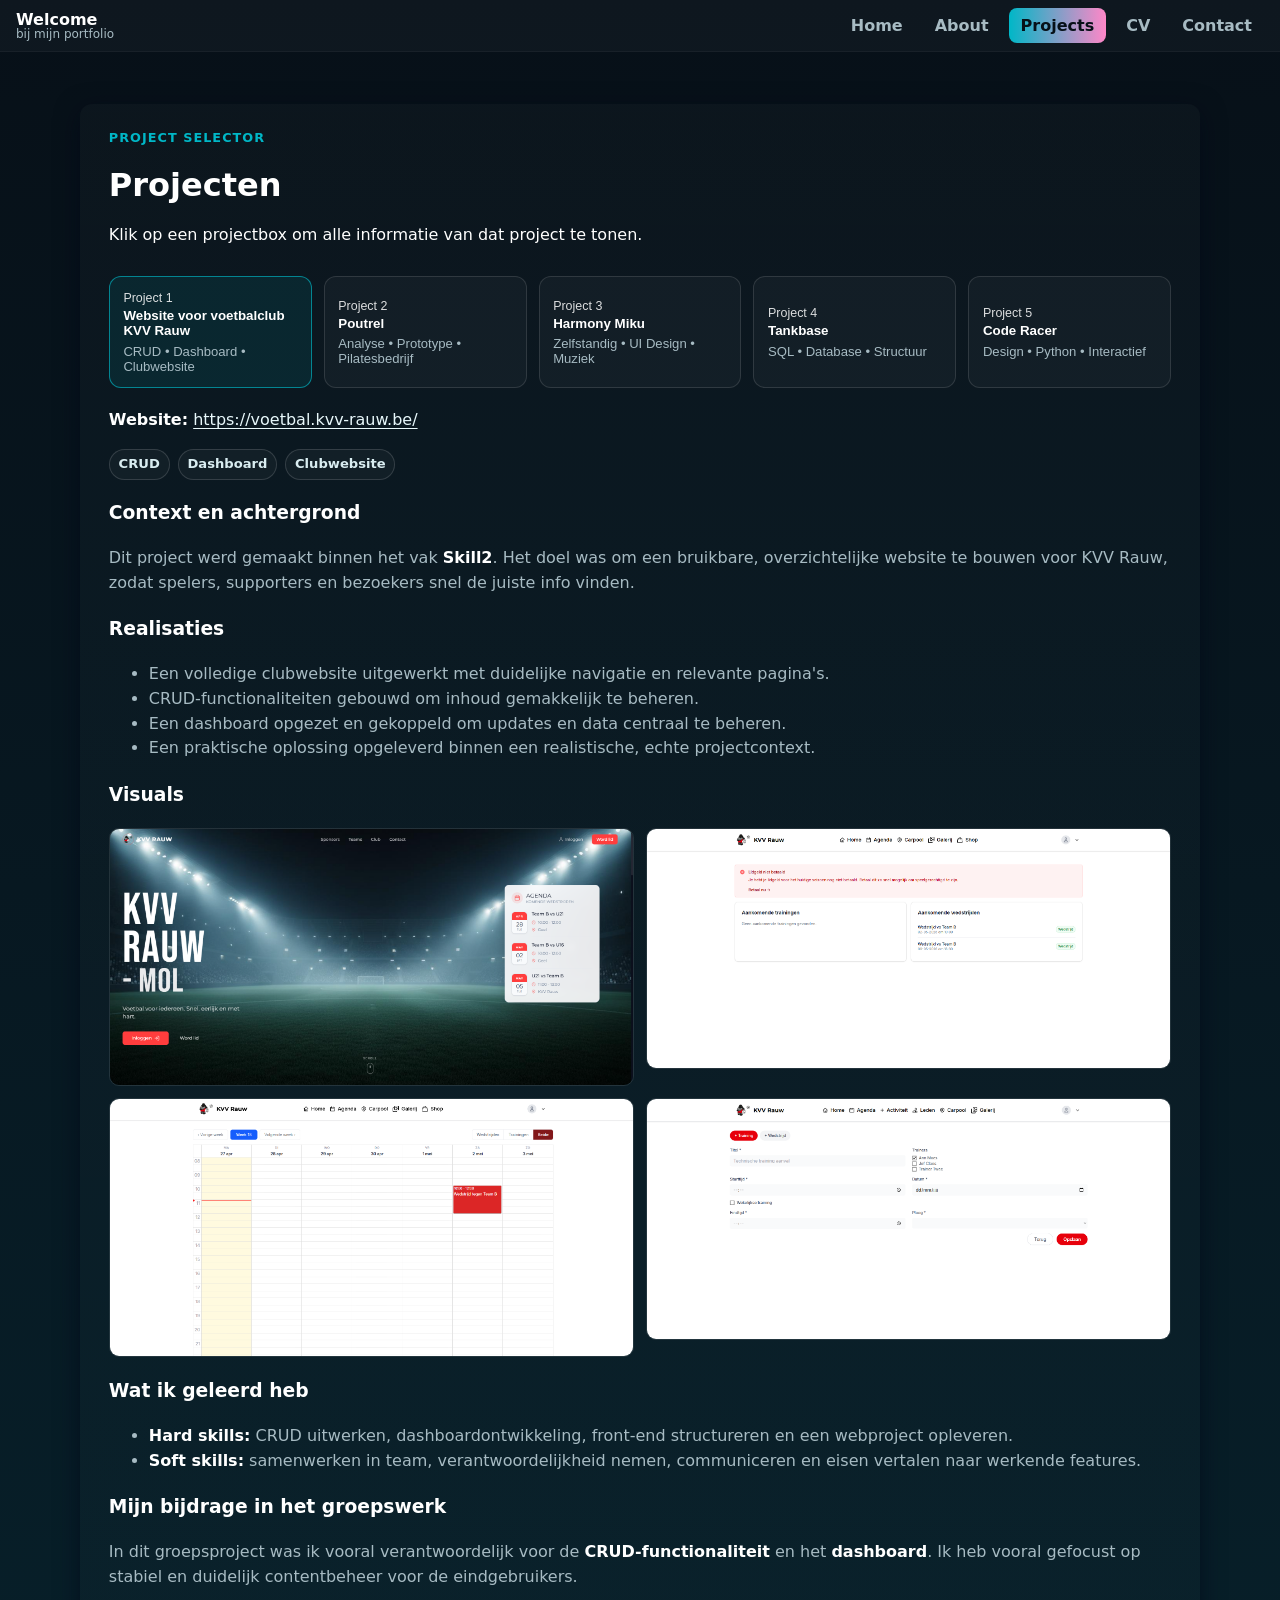
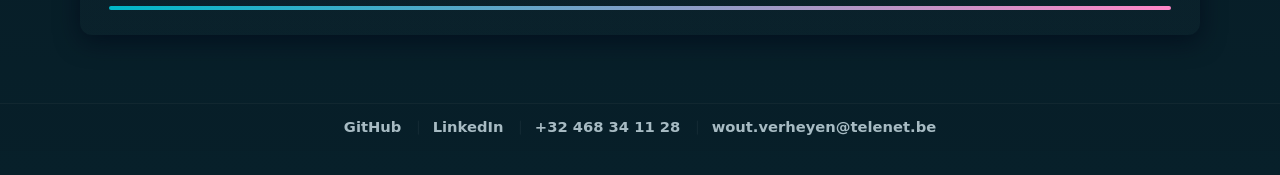
<file: projects.html>
<!DOCTYPE html>
<html lang="nl">
<head>
    <meta charset="UTF-8">
    <meta name="viewport" content="width=device-width, initial-scale=1.0">
    <title>Projects - Wout Verheyen</title>
    <link rel="stylesheet" href="css/style.css">
    <link rel="icon" type="image/x-icon" href="./img/favicon.ico">
</head>
<body>
<nav class="navbar">
    <div class="nav-left">
        <div class="brand-title">
            <span class="title">Welcome</span>
            <span class="subtitle">bij mijn portfolio</span>
        </div>
    </div>
    <button class="menu-toggle" aria-expanded="false" aria-controls="primary-navigation">☰</button>
    <div class="nav-links" id="primary-navigation">
        <a href="index.html">Home</a>
        <a href="about.html">About</a>
        <a href="projects.html" class="active">Projects</a>
        <a href="cv.html">CV</a>
        <a href="contact.html">Contact</a>
    </div>
</nav>

<main class="container projects-page">
    <div class="card project-card">
        <div class="projects-hero">
            <div>
                <p class="projects-kicker">Project selector</p>
                <h1>Projecten</h1>
                <p>Klik op een projectbox om alle informatie van dat project te tonen.</p>
            </div>
        </div>

        <div class="projects-grid" role="tablist" aria-label="Projecten selecteren">
            <button class="project-box is-active" type="button" data-project-target="project-1" aria-pressed="true">
                <span class="project-box-number">Project 1</span>
                <span class="project-box-title">Website voor voetbalclub KVV Rauw</span>
                <span class="project-box-meta">CRUD • Dashboard • Clubwebsite</span>
            </button>
            <button class="project-box" type="button" data-project-target="project-2" aria-pressed="false">
                <span class="project-box-number">Project 2</span>
                <span class="project-box-title">Poutrel</span>
                <span class="project-box-meta">Analyse • Prototype • Pilatesbedrijf</span>
            </button>
            <button class="project-box" type="button" data-project-target="project-3" aria-pressed="false">
                <span class="project-box-number">Project 3</span>
                <span class="project-box-title">Harmony Miku</span>
                <span class="project-box-meta">Zelfstandig • UI Design • Muziek</span>
            </button>
            <button class="project-box" type="button" data-project-target="project-4" aria-pressed="false">
                <span class="project-box-number">Project 4</span>
                <span class="project-box-title">Tankbase</span>
                <span class="project-box-meta">SQL • Database • Structuur</span>
            </button>
            <button class="project-box" type="button" data-project-target="project-5" aria-pressed="false">
                <span class="project-box-number">Project 5</span>
                <span class="project-box-title">Code Racer</span>
                <span class="project-box-meta">Design • Python • Interactief</span>
            </button>
        </div>

        <section class="project-item is-project-active" id="project-1" data-project-type="web" data-project-title="Website voor voetbalclub KVV Rauw" data-project-summary="Een volledige clubwebsite met CRUD, dashboard en duidelijke navigatie." data-project-image="img/Schermafbeelding 2026-04-27 110425.png" data-project-count="4">
            <div class="project-content">
                <p>
                    <strong>Website:</strong>
                    <a class="project-link" href="https://voetbal.kvv-rauw.be/" target="_blank" rel="noopener">https://voetbal.kvv-rauw.be/</a>
                </p>

                <div class="project-quick-stats">
                    <span>CRUD</span>
                    <span>Dashboard</span>
                    <span>Clubwebsite</span>
                </div>

                <h3>Context en achtergrond</h3>
                <p>
                    Dit project werd gemaakt binnen het vak <strong>Skill2</strong>. Het doel was om een bruikbare,
                    overzichtelijke website te bouwen voor KVV Rauw, zodat spelers, supporters en bezoekers snel de juiste info vinden.
                </p>

                <h3>Realisaties</h3>
                <ul>
                    <li>Een volledige clubwebsite uitgewerkt met duidelijke navigatie en relevante pagina's.</li>
                    <li>CRUD-functionaliteiten gebouwd om inhoud gemakkelijk te beheren.</li>
                    <li>Een dashboard opgezet en gekoppeld om updates en data centraal te beheren.</li>
                    <li>Een praktische oplossing opgeleverd binnen een realistische, echte projectcontext.</li>
                </ul>

                <h3>Visuals</h3>
                <div class="project-gallery">
                    <img src="img/Schermafbeelding 2026-04-27 110425.png" alt="Screenshot KVV Rauw website - view 1" loading="lazy">
                    <img src="img/Schermafbeelding 2026-04-27 110514.png" alt="Screenshot KVV Rauw website - view 2" loading="lazy">
                    <img src="img/Schermafbeelding 2026-04-27 110541.png" alt="Screenshot KVV Rauw website - view 3" loading="lazy">
                    <img src="img/Schermafbeelding 2026-04-27 110636.png" alt="Screenshot KVV Rauw website - view 4" loading="lazy">
                </div>

                <h3>Wat ik geleerd heb</h3>
                <ul>
                    <li><strong>Hard skills:</strong> CRUD uitwerken, dashboardontwikkeling, front-end structureren en een webproject opleveren.</li>
                    <li><strong>Soft skills:</strong> samenwerken in team, verantwoordelijkheid nemen, communiceren en eisen vertalen naar werkende features.</li>
                </ul>

                <h3>Mijn bijdrage in het groepswerk</h3>
                <p>
                    In dit groepsproject was ik vooral verantwoordelijk voor de <strong>CRUD-functionaliteit</strong> en het <strong>dashboard</strong>.
                    Ik heb vooral gefocust op stabiel en duidelijk contentbeheer voor de eindgebruikers.
                </p>
            </div>
        </section>

        <section class="project-item" id="project-2" data-project-type="design web" data-project-title="Poutrel" data-project-summary="Analyse en prototype voor een pilatesbedrijf, met focus op een duidelijke conceptoplossing." data-project-image="img/Schermafbeelding 2026-04-30 091137.png" data-project-count="4">
            <div class="project-content">
                <h3>Context en achtergrond</h3>
                <p>
                    Poutrel was een project voor een pilatesbedrijf waarbij we een analyse en een prototype hebben uitgewerkt.
                    Het doel was om de behoeften van de klant in kaart te brengen en die te vertalen naar een duidelijke, gebruiksvriendelijke conceptoplossing.
                </p>

                <div class="project-quick-stats">
                    <span>Analyse</span>
                    <span>Prototype</span>
                    <span>Concept</span>
                </div>

                <h3>Realisaties</h3>
                <ul>
                    <li>Een analyse gemaakt van het pilatesbedrijf en de wensen van de doelgroep.</li>
                    <li>Een prototype uitgewerkt om de structuur en gebruikersflow van het concept te tonen.</li>
                    <li>Een visuele en functionele opzet gemaakt die als basis diende voor verdere ontwikkeling.</li>
                    <li>Het project vertaald naar een helder en professioneel voorstel voor de klant.</li>
                </ul>

                <h3>Visuals</h3>
                <div class="project-gallery">
                    <img src="img/Schermafbeelding 2026-04-30 091137.png" alt="Poutrel screenshot - view 1" loading="lazy">
                    <img src="img/Schermafbeelding 2026-04-30 091302.png" alt="Poutrel screenshot - view 2" loading="lazy">
                    <img src="img/Schermafbeelding 2026-04-30 091335.png" alt="Poutrel screenshot - view 3" loading="lazy">
                    <img src="img/Schermafbeelding 2026-04-30 091401.png" alt="Poutrel screenshot - view 4" loading="lazy">
                </div>

                <h3>Wat ik geleerd heb</h3>
                <ul>
                    <li><strong>Hard skills:</strong> analyseren van een klantvraag, prototyping en het structureren van een concept.</li>
                    <li><strong>Soft skills:</strong> samenwerken, feedback verwerken, communiceren en ideeën duidelijk presenteren.</li>
                </ul>

                <h3>Mijn bijdrage</h3>
                <p>
                    Ik heb vooral meegewerkt aan de <strong>analyse</strong> en het <strong>prototype</strong>, met focus op een duidelijk en bruikbaar concept voor Poutrel.
                </p>
            </div>
        </section>

        <section class="project-item" id="project-3" data-project-type="design web" data-project-title="Harmony Miku" data-project-summary="Een zelfgebouwde muziekwebsite met een sterke visuele stijl en volledige uitwerking." data-project-image="img/Schermafbeelding 2026-04-27 112322.png" data-project-count="4">
            <div class="project-content">
                <h3>Context en achtergrond</h3>
                <p>
                    Harmony Miku is een project binnen het vak <strong>Web Development</strong>. Dit project heb ik
                    <strong>zelfstandig</strong> gemaakt met als doel een aantrekkelijke en gebruiksvriendelijke muziekluister-website te bouwen.
                </p>

                <div class="project-quick-stats">
                    <span>Zelfstandig</span>
                    <span>UI Design</span>
                    <span>Muziek</span>
                </div>

                <h3>Realisaties</h3>
                <ul>
                    <li>Een volledige website ontworpen en gebouwd rond muziek beluisteren.</li>
                    <li>Een consistente visuele stijl toegepast die past bij het thema van Harmony Miku.</li>
                    <li>De volledige uitwerking alleen gedaan: van concept en design tot werkende website.</li>
                </ul>

                <h3>Visuals</h3>
                <div class="project-gallery">
                    <img src="img/Schermafbeelding 2026-04-27 112322.png" alt="Harmony Miku screenshot - view 1" loading="lazy">
                    <img src="img/Schermafbeelding 2026-04-27 112416.png" alt="Harmony Miku screenshot - view 2" loading="lazy">
                    <img src="img/Schermafbeelding 2026-04-27 112445.png" alt="Harmony Miku screenshot - view 3" loading="lazy">
                    <img src="img/Schermafbeelding 2026-04-27 112514.png" alt="Harmony Miku screenshot - view 4" loading="lazy">
                </div>

                <h3>Wat ik geleerd heb</h3>
                <ul>
                    <li><strong>Hard skills:</strong> front-end uitwerking, UI-design, structuur van pagina's en visuele consistentie.</li>
                    <li><strong>Soft skills:</strong> zelfstandig werken, plannen, keuzes onderbouwen en iteratief verbeteren.</li>
                </ul>

                <h3>Mijn bijdrage</h3>
                <p>
                    Dit project heb ik volledig alleen gerealiseerd: zowel het <strong>design</strong> als het <strong>bouwen van de website</strong>.
                </p>
            </div>
        </section>

        <section class="project-item" id="project-4" data-project-type="data" data-project-title="Tankbase" data-project-summary="Een SQL-databaseproject met een duidelijke structuur en goed doordachte querylogica." data-project-image="img/Schermafbeelding 2026-04-27 113913.png" data-project-count="4">
            <div class="project-content">
                <h3>Context en achtergrond</h3>
                <p>
                    Tankbase is een <strong>SQL-databaseproject</strong> dat ik <strong>zelfstandig</strong> heb gemaakt.
                    Het doel was om data rond tanks gestructureerd op te slaan, te beheren en efficiënt op te vragen via een duidelijke databankopbouw.
                </p>

                <div class="project-quick-stats">
                    <span>SQL</span>
                    <span>Database</span>
                    <span>Structuur</span>
                </div>

                <h3>Realisaties</h3>
                <ul>
                    <li>Een relationele databankstructuur ontworpen met duidelijke tabellen en relaties.</li>
                    <li>SQL-queries uitgewerkt voor toevoegen, aanpassen, verwijderen en opvragen van gegevens.</li>
                    <li>De volledige uitwerking zelfstandig gedaan met focus op datakwaliteit en overzicht.</li>
                </ul>

                <h3>Visuals</h3>
                <div class="project-gallery">
                    <img src="img/Schermafbeelding 2026-04-27 113913.png" alt="Tankbase screenshot - view 1" loading="lazy">
                    <img src="img/Schermafbeelding 2026-04-27 113958.png" alt="Tankbase screenshot - view 2" loading="lazy">
                    <img src="img/Schermafbeelding 2026-04-27 114031.png" alt="Tankbase screenshot - view 3" loading="lazy">
                    <img src="img/Schermafbeelding 2026-04-27 114055.png" alt="Tankbase screenshot - view 4" loading="lazy">
                </div>

                <h3>Wat ik geleerd heb</h3>
                <ul>
                    <li><strong>Hard skills:</strong> relationeel datamodel, SQL-querylogica, datavalidatie en databasebeheer.</li>
                    <li><strong>Soft skills:</strong> zelfstandig analyseren, gestructureerd werken en nauwkeurig documenteren.</li>
                </ul>

                <h3>Mijn bijdrage</h3>
                <p>
                    Dit project heb ik volledig alleen uitgewerkt: van databankontwerp en querylogica tot de uiteindelijke oplevering.
                </p>
            </div>
        </section>

        <section class="project-item" id="project-5" data-project-type="web design" data-project-title="Code Racer" data-project-summary="Een interactieve code-race website met een zelf ontworpen look-and-feel." data-project-image="img/Schermafbeelding 2026-04-27 110425.png" data-project-count="4">
            <div class="project-content">
                <h3>Context en achtergrond</h3>
                <p>
                    Code Racer was een project binnen het vak <strong>Skill1</strong>. Het doel was om
                    een interactieve en gebruiksvriendelijke webervaring uit te werken rond het concept van een code-race.
                </p>

                <div class="project-quick-stats">
                    <span>Design</span>
                    <span>Python</span>
                    <span>Interactief</span>
                </div>

                <h3>Realisaties</h3>
                <ul>
                    <li>De volledige visuele stijl en interface van het project ontworpen.</li>
                    <li>De website volledig opgebouwd en uitgewerkt tot een werkende webomgeving.</li>
                    <li>Een consistente en duidelijke gebruikerservaring gecreëerd met focus op structuur en design.</li>
                </ul>

                <h3>Wat ik geleerd heb</h3>
                <ul>
                    <li><strong>Hard skills:</strong> webdesign, front-end uitwerking en de koppeling tussen Python-logica en webinterface.</li>
                    <li><strong>Soft skills:</strong> creatief probleemoplossend denken, plannen, communiceren en iteratief verbeteren.</li>
                </ul>

                <h3>Mijn bijdrage</h3>
                <p>
                    Voor dit project heb ik het <strong>volledige design</strong> gemaakt en de <strong>website gebouwd</strong>.
                    Ik was verantwoordelijk voor de look-and-feel en de concrete uitwerking naar een bruikbaar eindresultaat.
                </p>
            </div>
        </section>

        <div class="accent"></div>
    </div>
</main>

<!-- Site footer -->
<footer class="site-footer" role="contentinfo">
    <div class="container">
       
        <div class="contacts">
            <a href="https://github.com/woutverheyen" target="_blank" rel="noopener">GitHub</a>
            <a href="https://www.linkedin.com/in/wout-verheyen-525223332/?skipRedirect=true" target="_blank" rel="noopener">LinkedIn</a>
            <a href="tel:+32468341128">+32 468 34 11 28</a>
            <a href="mailto:wout.verheyen@telenet.be">wout.verheyen@telenet.be</a>
        </div>
        <div class="footer-right"></div>
    </div>
</footer>

<script src="js/main.js"></script>

</body>
</html>
</file>
<file: css/style.css>
@import url('./site.css');
</file>
